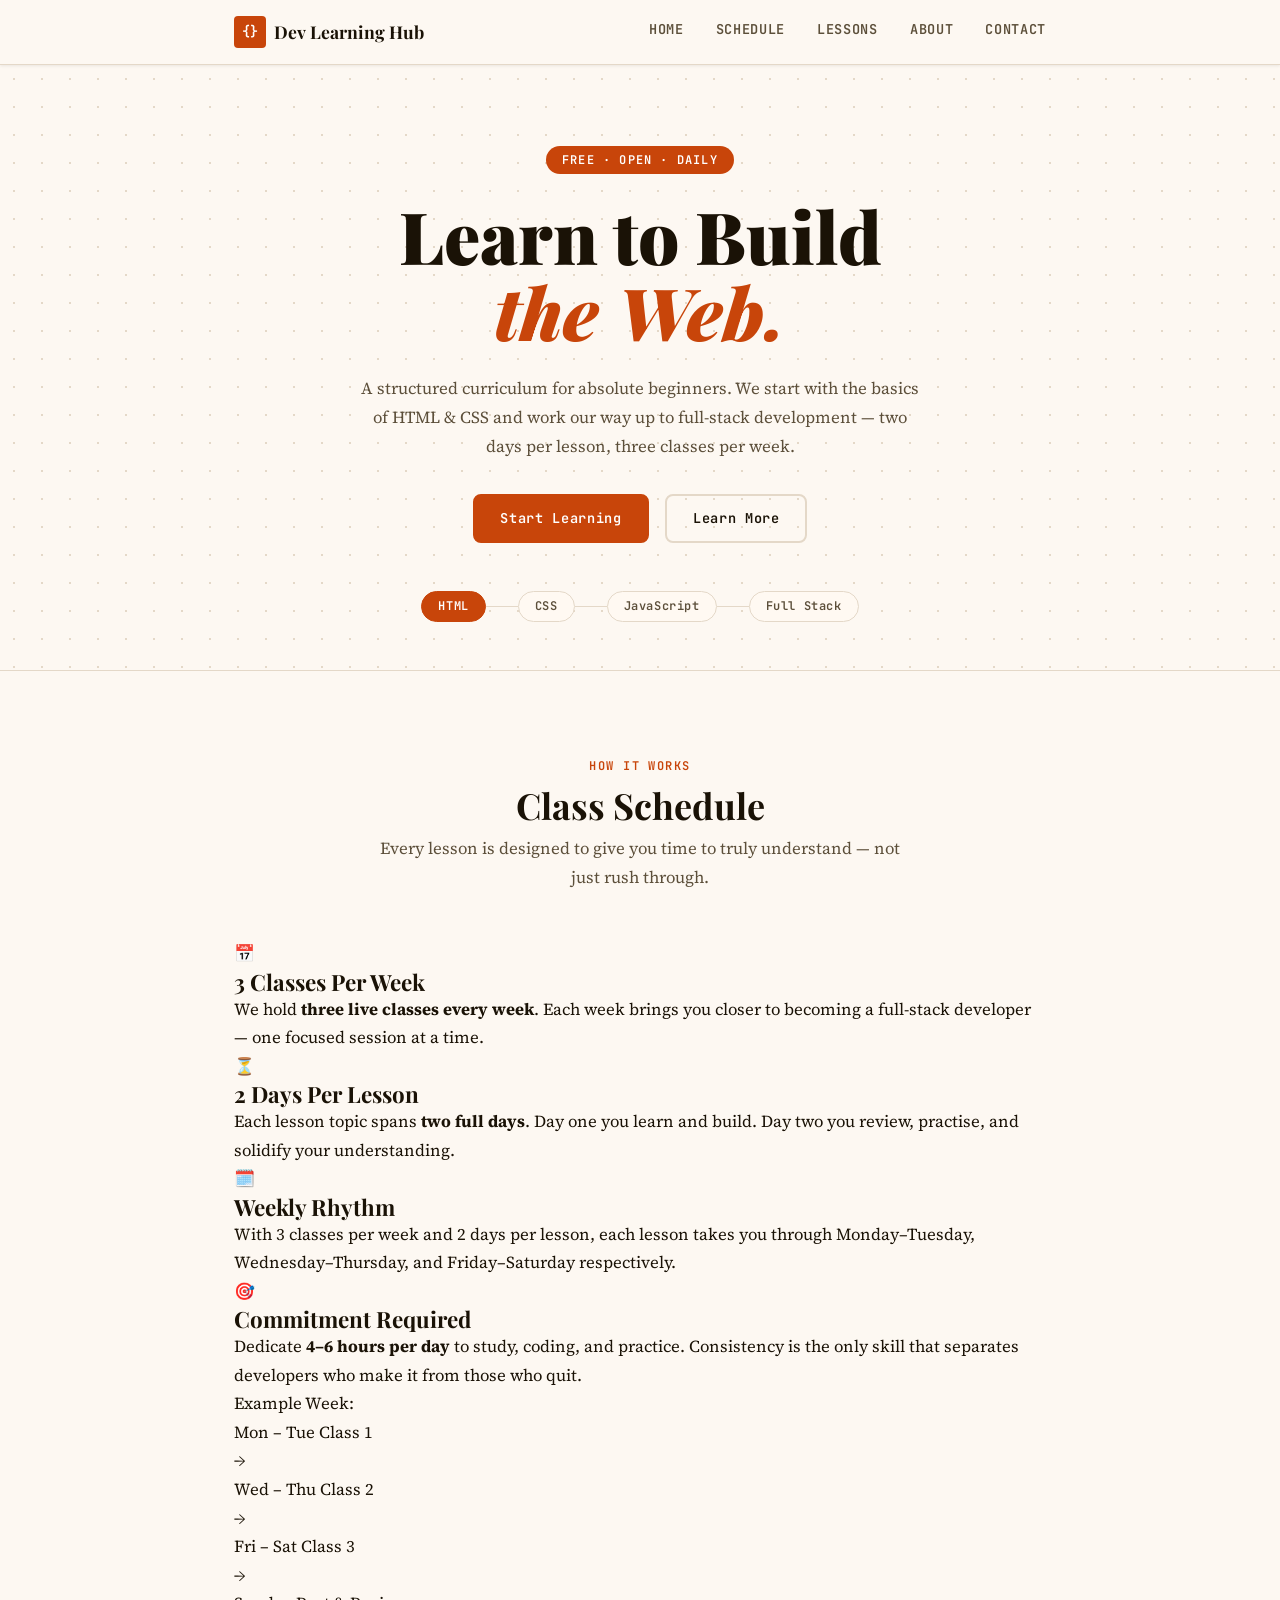
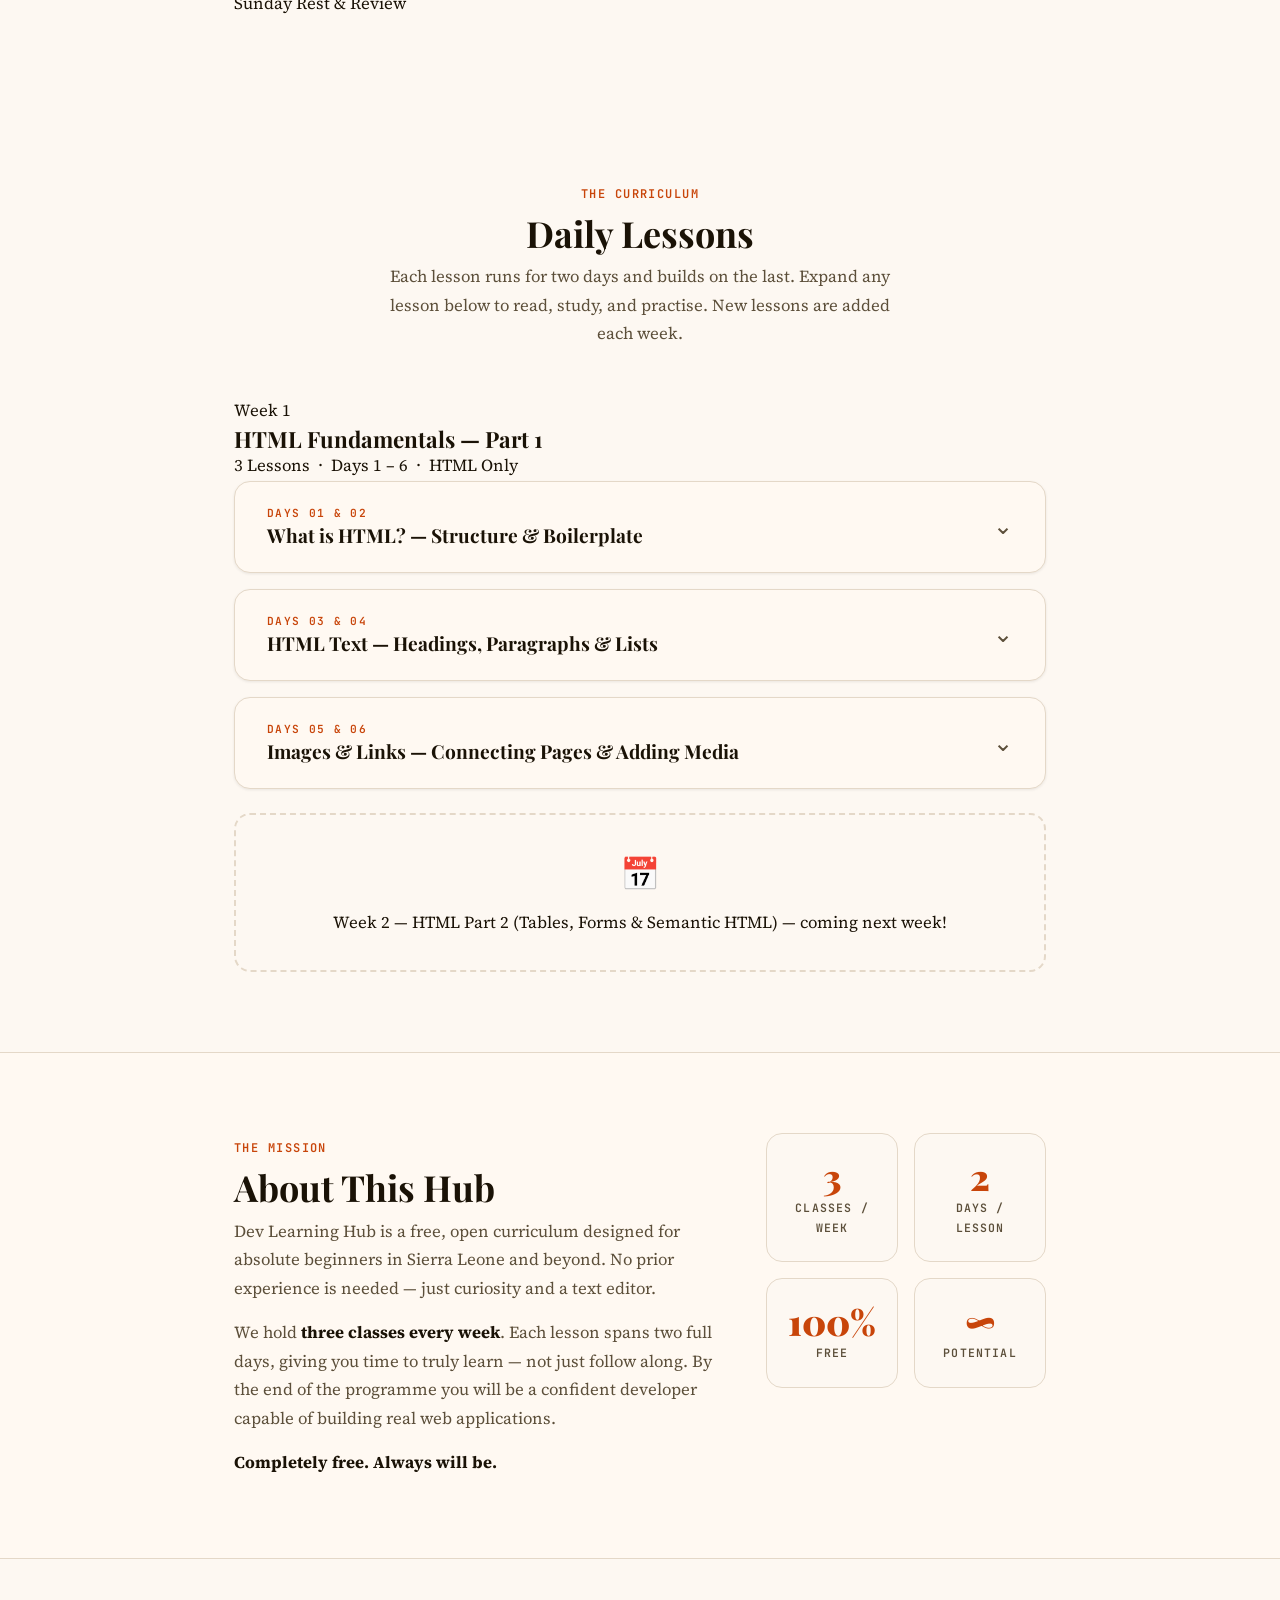
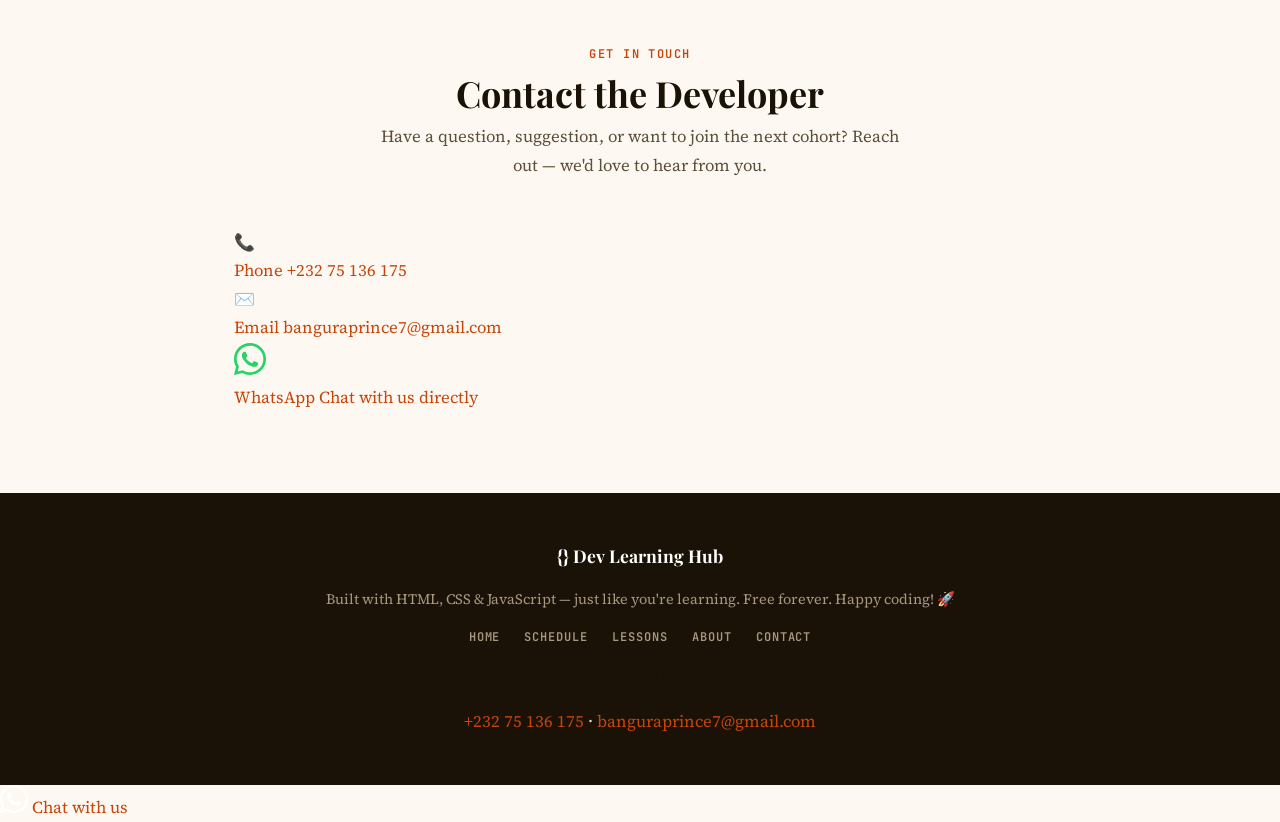
<file: index.html>
<!DOCTYPE html>
<html lang="en">
<head>
  <meta charset="UTF-8" />
  <meta name="viewport" content="width=device-width, initial-scale=1.0" />
  <title>Dev Learning Hub</title>
  <link rel="stylesheet" href="css/style.css" />
  <!-- Google Fonts: Display + Body pairing -->
  <link rel="preconnect" href="https://fonts.googleapis.com" />
  <link rel="preconnect" href="https://fonts.gstatic.com" crossorigin />
  <link href="https://fonts.googleapis.com/css2?family=Playfair+Display:wght@700;900&family=Source+Serif+4:ital,wght@0,300;0,400;0,600;1,300&family=JetBrains+Mono:wght@400;600&display=swap" rel="stylesheet" />
</head>
<body>

  <!-- =============================================
       HEADER
       ============================================= -->
  <header class="site-header">
    <div class="container header-inner">
      <!-- Site branding -->
      <a href="#home" class="site-logo">
        <span class="logo-icon">&#123;&#125;</span>
        <span class="logo-text">Dev Learning Hub</span>
      </a>

      <!-- Desktop navigation -->
      <nav class="nav-desktop" aria-label="Main navigation">
        <a href="#home" class="nav-link">Home</a>
        <a href="#schedule" class="nav-link">Schedule</a>
        <a href="#lessons" class="nav-link">Lessons</a>
        <a href="#about" class="nav-link">About</a>
        <a href="#contact" class="nav-link">Contact</a>
      </nav>

      <!-- Mobile hamburger button -->
      <button
        class="nav-toggle"
        id="navToggle"
        aria-label="Toggle navigation menu"
        aria-expanded="false"
        aria-controls="mobileMenu"
      >
        <span class="hamburger-line"></span>
        <span class="hamburger-line"></span>
        <span class="hamburger-line"></span>
      </button>
    </div>

    <!-- Mobile navigation menu (hidden by default) -->
    <nav class="nav-mobile" id="mobileMenu" aria-label="Mobile navigation" hidden>
      <a href="#home" class="nav-mobile-link">Home</a>
      <a href="#schedule" class="nav-mobile-link">Schedule</a>
      <a href="#lessons" class="nav-mobile-link">Lessons</a>
      <a href="#about" class="nav-mobile-link">About</a>
      <a href="#contact" class="nav-mobile-link">Contact</a>
    </nav>
  </header>


  <!-- =============================================
       HERO / HOME SECTION
       ============================================= -->
  <section class="hero" id="home">
    <div class="container hero-inner">
      <div class="hero-badge">Free · Open · Daily</div>
      <h1 class="hero-title">Learn to Build<br /><em>the Web.</em></h1>
      <p class="hero-subtitle">
        A structured curriculum for absolute beginners. We start with the basics of
        HTML &amp; CSS and work our way up to full-stack development — two days per lesson,
        three classes per week.
      </p>
      <div class="hero-actions">
        <a href="#lessons" class="btn btn-primary">Start Learning</a>
        <a href="#about" class="btn btn-ghost">Learn More</a>
      </div>
      <!-- Decorative progress bar showing course path -->
      <div class="hero-track" aria-hidden="true">
        <div class="track-step active">HTML</div>
        <div class="track-line"></div>
        <div class="track-step">CSS</div>
        <div class="track-line"></div>
        <div class="track-step">JavaScript</div>
        <div class="track-line"></div>
        <div class="track-step">Full Stack</div>
      </div>
    </div>
  </section>


  <!-- =============================================
       CLASS SCHEDULE NOTICE SECTION
       ============================================= -->
  <section class="schedule-section" id="schedule">
    <div class="container">
      <div class="section-header">
        <span class="section-label">How It Works</span>
        <h2 class="section-title">Class Schedule</h2>
        <p class="section-desc">
          Every lesson is designed to give you time to truly understand — not just rush through.
        </p>
      </div>

      <div class="schedule-grid">

        <div class="schedule-card">
          <div class="schedule-icon">📅</div>
          <h3 class="schedule-card-title">3 Classes Per Week</h3>
          <p class="schedule-card-desc">
            We hold <strong>three live classes every week</strong>. Each week brings you
            closer to becoming a full-stack developer — one focused session at a time.
          </p>
        </div>

        <div class="schedule-card">
          <div class="schedule-icon">⏳</div>
          <h3 class="schedule-card-title">2 Days Per Lesson</h3>
          <p class="schedule-card-desc">
            Each lesson topic spans <strong>two full days</strong>. Day one you learn and
            build. Day two you review, practise, and solidify your understanding.
          </p>
        </div>

        <div class="schedule-card">
          <div class="schedule-icon">🗓️</div>
          <h3 class="schedule-card-title">Weekly Rhythm</h3>
          <p class="schedule-card-desc">
            With 3 classes per week and 2 days per lesson, each lesson takes you through
            Monday–Tuesday, Wednesday–Thursday, and Friday–Saturday respectively.
          </p>
        </div>

        <div class="schedule-card highlight-card">
          <div class="schedule-icon">🎯</div>
          <h3 class="schedule-card-title">Commitment Required</h3>
          <p class="schedule-card-desc">
            Dedicate <strong>4–6 hours per day</strong> to study, coding, and practice.
            Consistency is the only skill that separates developers who make it from those
            who quit.
          </p>
        </div>

      </div>

      <!-- Weekly visual timeline -->
      <div class="week-timeline" aria-label="Example weekly class breakdown">
        <div class="timeline-label">Example Week:</div>
        <div class="timeline-row">
          <div class="timeline-slot active">
            <span class="slot-days">Mon – Tue</span>
            <span class="slot-lesson">Class 1</span>
          </div>
          <div class="timeline-divider">→</div>
          <div class="timeline-slot active">
            <span class="slot-days">Wed – Thu</span>
            <span class="slot-lesson">Class 2</span>
          </div>
          <div class="timeline-divider">→</div>
          <div class="timeline-slot active">
            <span class="slot-days">Fri – Sat</span>
            <span class="slot-lesson">Class 3</span>
          </div>
          <div class="timeline-divider">→</div>
          <div class="timeline-slot rest">
            <span class="slot-days">Sunday</span>
            <span class="slot-lesson">Rest &amp; Review</span>
          </div>
        </div>
      </div>

    </div>
  </section>


  <!-- =============================================
       LESSONS SECTION
       ============================================= -->
  <section class="lessons-section" id="lessons">
    <div class="container">

      <!-- Section heading -->
      <div class="section-header">
        <span class="section-label">The Curriculum</span>
        <h2 class="section-title">Daily Lessons</h2>
        <p class="section-desc">
          Each lesson runs for two days and builds on the last. Expand any lesson below
          to read, study, and practise. New lessons are added each week.
        </p>
      </div>


      <!-- ==========================================
           HOW TO ADD A NEW LESSON
           ============================================
           1. Copy any <article class="lesson-card"> block.
           2. Change the id, aria-controls, and body id to the next day number.
           3. Update day numbers, lesson title, and content inside.
           4. The CSS handles all styling automatically.
           =========================================== -->


      <!-- ══════════════════════════════════════════
           WEEK 1 — HTML Fundamentals (Part 1)
           3 lessons · Days 1–6
           Topic: Structure, Text & Lists, Images & Links
           ══════════════════════════════════════════ -->
      <div class="week-block" id="week1">
        <div class="week-header">
          <span class="week-badge">Week 1</span>
          <h3 class="week-title">HTML Fundamentals — Part 1</h3>
          <p class="week-meta">3 Lessons &nbsp;·&nbsp; Days 1 – 6 &nbsp;·&nbsp; HTML Only</p>
        </div>


        <!-- ── LESSON 1 — Days 1 & 2 ─────────────────── -->
        <article class="lesson-card" id="day1">
          <button class="lesson-toggle" aria-expanded="false" aria-controls="day1-body">
            <div class="lesson-meta">
              <span class="lesson-day">Days 01 &amp; 02</span>
              <h3 class="lesson-title">What is HTML? — Structure &amp; Boilerplate</h3>
            </div>
            <span class="lesson-chevron" aria-hidden="true">&#8964;</span>
          </button>

          <div class="lesson-body" id="day1-body" hidden>

            <div class="lesson-block objective-block">
              <h4 class="block-label">🎯 Objective</h4>
              <p>
                Understand what HTML is, why it exists, and how to write a proper
                HTML document from scratch using the correct boilerplate structure.
              </p>
              <p class="day-split-note">
                <strong>Day 1:</strong> Learn the concepts. Write and run the boilerplate in your browser.
                &nbsp;|&nbsp;
                <strong>Day 2:</strong> Practise independently. Build your own bare-bones webpage skeleton.
              </p>
            </div>

            <div class="lesson-block">
              <h4 class="block-label">📖 Explanation</h4>
              <p>
                <strong>HTML</strong> stands for <em>HyperText Markup Language</em>.
                It is the standard language used to create and structure content on
                the web. Think of HTML as the <strong>skeleton</strong> of a web page —
                it gives everything its shape and meaning, but no colour or style yet.
                That comes later with CSS.
              </p>
              <p>
                HTML is made up of <strong>elements</strong>. Each element is written
                using <strong>tags</strong>. Most tags come in pairs: an opening tag
                <code>&lt;tag&gt;</code> and a closing tag <code>&lt;/tag&gt;</code>,
                with content in between. Some tags are self-closing, like
                <code>&lt;br /&gt;</code> and <code>&lt;img /&gt;</code>.
              </p>
              <p>
                Every HTML document must start with a specific boilerplate — a standard
                set of lines that tells the browser what kind of document it is reading
                and how to display it. You will type this boilerplate in every project
                you ever build.
              </p>
              <p>
                The four key parts of the boilerplate are:
              </p>
              <ol class="task-list">
                <li><code>&lt;!DOCTYPE html&gt;</code> — tells the browser this is a modern HTML5 document.</li>
                <li><code>&lt;html&gt;</code> — the root element that wraps everything.</li>
                <li><code>&lt;head&gt;</code> — contains invisible information about the page (title, character set, linked files).</li>
                <li><code>&lt;body&gt;</code> — contains everything the user actually <em>sees</em> on the page.</li>
              </ol>
            </div>

            <div class="lesson-block">
              <h4 class="block-label">💻 Code Example</h4>
              <pre class="code-block"><code><span class="c-tag">&lt;!DOCTYPE html&gt;</span>
<span class="c-tag">&lt;html</span> <span class="c-attr">lang</span>=<span class="c-str">"en"</span><span class="c-tag">&gt;</span>

  <span class="c-tag">&lt;head&gt;</span>
    <span class="c-tag">&lt;meta</span> <span class="c-attr">charset</span>=<span class="c-str">"UTF-8"</span> <span class="c-tag">/&gt;</span>
    <span class="c-tag">&lt;meta</span> <span class="c-attr">name</span>=<span class="c-str">"viewport"</span> <span class="c-attr">content</span>=<span class="c-str">"width=device-width, initial-scale=1.0"</span> <span class="c-tag">/&gt;</span>
    <span class="c-tag">&lt;title&gt;</span>My First Page<span class="c-tag">&lt;/title&gt;</span>
  <span class="c-tag">&lt;/head&gt;</span>

  <span class="c-tag">&lt;body&gt;</span>
    <span class="c-tag">&lt;h1&gt;</span>Hello, World!<span class="c-tag">&lt;/h1&gt;</span>
    <span class="c-tag">&lt;p&gt;</span>This is my very first web page.<span class="c-tag">&lt;/p&gt;</span>
  <span class="c-tag">&lt;/body&gt;</span>

<span class="c-tag">&lt;/html&gt;</span></code></pre>
              <p class="code-caption">
                Save this as <code>index.html</code>, open it in Chrome or Firefox, and
                you will see "Hello, World!" displayed as a large heading. Every project
                from now on starts with this exact structure.
              </p>
            </div>

            <div class="lesson-block task-block">
              <h4 class="block-label">✏️ Practice Task — Day 1</h4>
              <ol class="task-list">
                <li>Open VS Code. Create a new folder called <code>week1</code> on your desktop.</li>
                <li>Inside it, create a file called <code>index.html</code>.</li>
                <li>Type (never copy-paste!) the full boilerplate above from memory.</li>
                <li>Change the <code>&lt;title&gt;</code> text to your own name.</li>
                <li>Change the <code>&lt;h1&gt;</code> to say your name and a greeting.</li>
                <li>Add a <code>&lt;p&gt;</code> below it with one sentence describing yourself.</li>
                <li>Open the file in your browser — you just built a web page. 🎉</li>
              </ol>
            </div>

            <div class="lesson-block task-block">
              <h4 class="block-label">✏️ Practice Task — Day 2</h4>
              <ol class="task-list">
                <li>Close your editor and delete what you wrote.</li>
                <li>Re-type the boilerplate from memory — no peeking at notes.</li>
                <li>Add an <code>&lt;h1&gt;</code>, an <code>&lt;h2&gt;</code>, and three <code>&lt;p&gt;</code> tags with any content you like.</li>
                <li>Open it in the browser and check that it looks correct.</li>
                <li>Repeat until you can write the boilerplate without any help. This is muscle memory you will use forever.</li>
              </ol>
            </div>

          </div><!-- /.lesson-body -->
        </article>
        <!-- ── End Lesson 1 ──────────────────────────── -->


        <!-- ── LESSON 2 — Days 3 & 4 ─────────────────── -->
        <article class="lesson-card" id="day3">
          <button class="lesson-toggle" aria-expanded="false" aria-controls="day3-body">
            <div class="lesson-meta">
              <span class="lesson-day">Days 03 &amp; 04</span>
              <h3 class="lesson-title">HTML Text — Headings, Paragraphs &amp; Lists</h3>
            </div>
            <span class="lesson-chevron" aria-hidden="true">&#8964;</span>
          </button>

          <div class="lesson-body" id="day3-body" hidden>

            <div class="lesson-block objective-block">
              <h4 class="block-label">🎯 Objective</h4>
              <p>
                Learn how to format text using heading tags (h1–h6), paragraphs, bold,
                italic, and how to build both ordered and unordered lists.
              </p>
              <p class="day-split-note">
                <strong>Day 3:</strong> Study each tag and type every example in your editor.
                &nbsp;|&nbsp;
                <strong>Day 4:</strong> Build an "About Me" page using only what you learned today — no looking at the lesson.
              </p>
            </div>

            <div class="lesson-block">
              <h4 class="block-label">📖 Explanation</h4>
              <p>
                HTML gives you <strong>six heading levels</strong>: <code>&lt;h1&gt;</code>
                is the biggest and most important. <code>&lt;h6&gt;</code> is the smallest.
                Use only one <code>&lt;h1&gt;</code> per page — it tells the browser (and
                search engines) what the page is mainly about.
              </p>
              <p>
                For normal body text, use the <code>&lt;p&gt;</code> (paragraph) tag.
                Each <code>&lt;p&gt;</code> automatically adds space above and below it.
              </p>
              <p>
                To add emphasis inside text, use <code>&lt;strong&gt;</code> for
                <strong>bold/important</strong> content and <code>&lt;em&gt;</code>
                for <em>italic/emphasis</em>. These are <em>semantic</em> tags —
                they carry meaning, not just visual style.
              </p>
              <p>
                Lists come in two types. An <strong>unordered list</strong>
                <code>&lt;ul&gt;</code> creates bullet points. An
                <strong>ordered list</strong> <code>&lt;ol&gt;</code> creates numbered
                steps. Each item in both types uses the <code>&lt;li&gt;</code> tag.
              </p>
            </div>

            <div class="lesson-block">
              <h4 class="block-label">💻 Code Example</h4>
              <pre class="code-block"><code><span class="c-tag">&lt;body&gt;</span>

  <span class="c-comment">&lt;!-- Headings: h1 is the biggest, h6 the smallest --&gt;</span>
  <span class="c-tag">&lt;h1&gt;</span>My Name Is Edison<span class="c-tag">&lt;/h1&gt;</span>
  <span class="c-tag">&lt;h2&gt;</span>About Me<span class="c-tag">&lt;/h2&gt;</span>
  <span class="c-tag">&lt;h3&gt;</span>My Hobbies<span class="c-tag">&lt;/h3&gt;</span>

  <span class="c-comment">&lt;!-- Paragraph with emphasis --&gt;</span>
  <span class="c-tag">&lt;p&gt;</span>
    I am learning <span class="c-tag">&lt;strong&gt;</span>HTML<span class="c-tag">&lt;/strong&gt;</span> and I find it
    <span class="c-tag">&lt;em&gt;</span>very exciting<span class="c-tag">&lt;/em&gt;</span>.
  <span class="c-tag">&lt;/p&gt;</span>

  <span class="c-comment">&lt;!-- Unordered list = bullet points --&gt;</span>
  <span class="c-tag">&lt;h3&gt;</span>My Favourite Foods<span class="c-tag">&lt;/h3&gt;</span>
  <span class="c-tag">&lt;ul&gt;</span>
    <span class="c-tag">&lt;li&gt;</span>Rice and Cassava Leaf<span class="c-tag">&lt;/li&gt;</span>
    <span class="c-tag">&lt;li&gt;</span>Bread<span class="c-tag">&lt;/li&gt;</span>
    <span class="c-tag">&lt;li&gt;</span>Groundnut Soup<span class="c-tag">&lt;/li&gt;</span>
  <span class="c-tag">&lt;/ul&gt;</span>

  <span class="c-comment">&lt;!-- Ordered list = numbered steps --&gt;</span>
  <span class="c-tag">&lt;h3&gt;</span>How I Start My Day<span class="c-tag">&lt;/h3&gt;</span>
  <span class="c-tag">&lt;ol&gt;</span>
    <span class="c-tag">&lt;li&gt;</span>Wake up at 6am<span class="c-tag">&lt;/li&gt;</span>
    <span class="c-tag">&lt;li&gt;</span>Exercise for 20 minutes<span class="c-tag">&lt;/li&gt;</span>
    <span class="c-tag">&lt;li&gt;</span>Open VS Code and code<span class="c-tag">&lt;/li&gt;</span>
  <span class="c-tag">&lt;/ol&gt;</span>

<span class="c-tag">&lt;/body&gt;</span></code></pre>
            </div>

            <div class="lesson-block task-block">
              <h4 class="block-label">✏️ Practice Task — Day 3</h4>
              <ol class="task-list">
                <li>Open your <code>index.html</code> from Days 1–2.</li>
                <li>Add an <code>&lt;h2&gt;</code> that says "My Favourite Foods".</li>
                <li>Below it, create a <code>&lt;ul&gt;</code> with at least 4 food items.</li>
                <li>Add an <code>&lt;h2&gt;</code> that says "My Daily Routine".</li>
                <li>Create an <code>&lt;ol&gt;</code> with at least 5 numbered steps.</li>
                <li>Use <code>&lt;strong&gt;</code> to bold at least one important word in a paragraph.</li>
                <li>Use <code>&lt;em&gt;</code> to italicise at least one word.</li>
              </ol>
            </div>

            <div class="lesson-block task-block">
              <h4 class="block-label">✏️ Practice Task — Day 4</h4>
              <ol class="task-list">
                <li>Create a brand new file: <code>about.html</code>.</li>
                <li>Write the full boilerplate from memory.</li>
                <li>Build a complete "About Me" page with: your name as <code>&lt;h1&gt;</code>, at least 3 sections with <code>&lt;h2&gt;</code> headings, at least 2 paragraphs, one unordered list, and one ordered list.</li>
                <li>Use <code>&lt;strong&gt;</code> and <code>&lt;em&gt;</code> at least once each.</li>
                <li>Open in browser and make sure everything displays correctly.</li>
              </ol>
            </div>

          </div><!-- /.lesson-body -->
        </article>
        <!-- ── End Lesson 2 ──────────────────────────── -->


        <!-- ── LESSON 3 — Days 5 & 6 ─────────────────── -->
        <article class="lesson-card" id="day5">
          <button class="lesson-toggle" aria-expanded="false" aria-controls="day5-body">
            <div class="lesson-meta">
              <span class="lesson-day">Days 05 &amp; 06</span>
              <h3 class="lesson-title">Images &amp; Links — Connecting Pages &amp; Adding Media</h3>
            </div>
            <span class="lesson-chevron" aria-hidden="true">&#8964;</span>
          </button>

          <div class="lesson-body" id="day5-body" hidden>

            <div class="lesson-block objective-block">
              <h4 class="block-label">🎯 Objective</h4>
              <p>
                Learn how to add images to a webpage using <code>&lt;img&gt;</code> and
                how to create clickable links using <code>&lt;a&gt;</code> — both to
                other websites and between your own pages.
              </p>
              <p class="day-split-note">
                <strong>Day 5:</strong> Study the img and anchor tags. Add images and links to your existing pages.
                &nbsp;|&nbsp;
                <strong>Day 6:</strong> Build a hobby page with images and links. Connect it to your About page.
              </p>
            </div>

            <div class="lesson-block">
              <h4 class="block-label">📖 Explanation</h4>
              <p>
                The <code>&lt;img&gt;</code> tag is used to display an image. It is a
                <strong>self-closing tag</strong> — it has no closing tag. It requires
                two important <strong>attributes</strong>:
              </p>
              <ol class="task-list">
                <li><code>src</code> — the path to the image file (can be a local file or a web URL).</li>
                <li><code>alt</code> — a text description of the image for screen readers and when the image fails to load. Always include this.</li>
              </ol>
              <p>
                The <code>&lt;a&gt;</code> tag creates a <strong>hyperlink</strong>. The
                text between the tags is what users click. The <code>href</code> attribute
                tells the browser where to go. It can point to another website (absolute URL)
                or another page in your own project (relative path like
                <code>about.html</code>).
              </p>
              <p>
                To open a link in a new browser tab, add the attribute
                <code>target="_blank"</code>. Always pair it with
                <code>rel="noopener"</code> for security.
              </p>
            </div>

            <div class="lesson-block">
              <h4 class="block-label">💻 Code Example</h4>
              <pre class="code-block"><code><span class="c-tag">&lt;body&gt;</span>

  <span class="c-tag">&lt;h1&gt;</span>My Hobbies<span class="c-tag">&lt;/h1&gt;</span>

  <span class="c-comment">&lt;!-- Image from the web (absolute URL) --&gt;</span>
  <span class="c-tag">&lt;img</span>
    <span class="c-attr">src</span>=<span class="c-str">"https://upload.wikimedia.org/wikipedia/commons/thumb/6/6d/Good_Food_Display_-_NCI_Visuals_Online.jpg/640px-Good_Food_Display_-_NCI_Visuals_Online.jpg"</span>
    <span class="c-attr">alt</span>=<span class="c-str">"A display of healthy foods"</span>
    <span class="c-attr">width</span>=<span class="c-str">"400"</span>
  <span class="c-tag">/&gt;</span>

  <span class="c-comment">&lt;!-- Image from a local file (relative path) --&gt;</span>
  <span class="c-tag">&lt;img</span> <span class="c-attr">src</span>=<span class="c-str">"images/my-photo.jpg"</span> <span class="c-attr">alt</span>=<span class="c-str">"A photo of me"</span> <span class="c-tag">/&gt;</span>

  <span class="c-comment">&lt;!-- Link to another website (opens in new tab) --&gt;</span>
  <span class="c-tag">&lt;a</span> <span class="c-attr">href</span>=<span class="c-str">"https://www.google.com"</span> <span class="c-attr">target</span>=<span class="c-str">"_blank"</span> <span class="c-attr">rel</span>=<span class="c-str">"noopener"</span><span class="c-tag">&gt;</span>
    Visit Google
  <span class="c-tag">&lt;/a&gt;</span>

  <span class="c-comment">&lt;!-- Link to another page in your own project --&gt;</span>
  <span class="c-tag">&lt;a</span> <span class="c-attr">href</span>=<span class="c-str">"about.html"</span><span class="c-tag">&gt;</span>Go to my About page<span class="c-tag">&lt;/a&gt;</span>

  <span class="c-comment">&lt;!-- Link that jumps to a section on the same page --&gt;</span>
  <span class="c-tag">&lt;a</span> <span class="c-attr">href</span>=<span class="c-str">"#hobbies"</span><span class="c-tag">&gt;</span>Jump to Hobbies section<span class="c-tag">&lt;/a&gt;</span>

  <span class="c-comment">&lt;!-- The section being jumped to must have a matching id --&gt;</span>
  <span class="c-tag">&lt;h2</span> <span class="c-attr">id</span>=<span class="c-str">"hobbies"</span><span class="c-tag">&gt;</span>My Hobbies<span class="c-tag">&lt;/h2&gt;</span>

<span class="c-tag">&lt;/body&gt;</span></code></pre>
            </div>

            <div class="lesson-block task-block">
              <h4 class="block-label">✏️ Practice Task — Day 5</h4>
              <ol class="task-list">
                <li>Open your <code>about.html</code> from Day 4.</li>
                <li>Add at least 2 images using web URLs (search Google Images, right-click → Copy image address).</li>
                <li>Make sure every image has a descriptive <code>alt</code> attribute.</li>
                <li>Add a link to your favourite website, opening in a new tab.</li>
                <li>Add a link at the top of the page that jumps down to a section further below using an <code>id</code>.</li>
              </ol>
            </div>

            <div class="lesson-block task-block">
              <h4 class="block-label">✏️ Practice Task — Day 6 (Mini Project)</h4>
              <ol class="task-list">
                <li>Create a new file: <code>hobbies.html</code>.</li>
                <li>Write the boilerplate from memory.</li>
                <li>Build a Hobbies page with: a <code>&lt;h1&gt;</code> title, at least 3 hobbies each with an <code>&lt;h2&gt;</code>, a paragraph, and an image.</li>
                <li>At the bottom of <code>hobbies.html</code>, add a link back to <code>about.html</code>.</li>
                <li>On <code>about.html</code>, add a link to <code>hobbies.html</code>.</li>
                <li>You now have two connected pages — a mini website! Test both links in your browser.</li>
              </ol>
            </div>

          </div><!-- /.lesson-body -->
        </article>
        <!-- ── End Lesson 3 ──────────────────────────── -->

      </div><!-- /.week-block #week1 -->


      <!-- ══════════════════════════════════════════
           WEEK 2 — HTML Fundamentals (Part 2)
           3 lessons · Days 7–12
           Topic: Tables, Forms, Semantic HTML & Week Project
           (UNCOMMENT WHEN WEEK 2 BEGINS)
           ══════════════════════════════════════════

      <div class="week-block" id="week2">
        <div class="week-header">
          <span class="week-badge">Week 2</span>
          <h3 class="week-title">HTML Fundamentals — Part 2</h3>
          <p class="week-meta">3 Lessons &nbsp;·&nbsp; Days 7 – 12 &nbsp;·&nbsp; HTML Only</p>
        </div>


        <article class="lesson-card" id="day7">
          <button class="lesson-toggle" aria-expanded="false" aria-controls="day7-body">
            <div class="lesson-meta">
              <span class="lesson-day">Days 07 &amp; 08</span>
              <h3 class="lesson-title">HTML Tables — Displaying Data in Rows &amp; Columns</h3>
            </div>
            <span class="lesson-chevron" aria-hidden="true">&#8964;</span>
          </button>
          <div class="lesson-body" id="day7-body" hidden>
            <div class="lesson-block objective-block">
              <h4 class="block-label">🎯 Objective</h4>
              <p>Learn to build HTML tables using table, tr, th, and td. Understand when tables are appropriate (data, not layout).</p>
              <p class="day-split-note">
                <strong>Day 7:</strong> Study table structure. Build a simple 3-column table.
                &nbsp;|&nbsp;
                <strong>Day 8:</strong> Build a "Class Timetable" table from scratch — no help.
              </p>
            </div>
            <div class="lesson-block">
              <h4 class="block-label">📖 Explanation</h4>
              <p>Replace this with the full table lesson explanation.</p>
            </div>
            <div class="lesson-block">
              <h4 class="block-label">💻 Code Example</h4>
              <pre class="code-block"><code>Replace with table code example.</code></pre>
            </div>
            <div class="lesson-block task-block">
              <h4 class="block-label">✏️ Practice Task — Day 7</h4>
              <ol class="task-list">
                <li>Add task content here...</li>
              </ol>
            </div>
            <div class="lesson-block task-block">
              <h4 class="block-label">✏️ Practice Task — Day 8</h4>
              <ol class="task-list">
                <li>Add task content here...</li>
              </ol>
            </div>
          </div>
        </article>


        <article class="lesson-card" id="day9">
          <button class="lesson-toggle" aria-expanded="false" aria-controls="day9-body">
            <div class="lesson-meta">
              <span class="lesson-day">Days 09 &amp; 10</span>
              <h3 class="lesson-title">HTML Forms — Input, Labels &amp; Buttons</h3>
            </div>
            <span class="lesson-chevron" aria-hidden="true">&#8964;</span>
          </button>
          <div class="lesson-body" id="day9-body" hidden>
            <div class="lesson-block objective-block">
              <h4 class="block-label">🎯 Objective</h4>
              <p>Build a contact form using form, input, textarea, select, label, and button. Understand form attributes.</p>
              <p class="day-split-note">
                <strong>Day 9:</strong> Learn each form element. Build a basic contact form.
                &nbsp;|&nbsp;
                <strong>Day 10:</strong> Build a registration form from scratch — no backend yet.
              </p>
            </div>
            <div class="lesson-block task-block">
              <h4 class="block-label">✏️ Practice Task — Day 9</h4>
              <ol class="task-list">
                <li>Add task content here...</li>
              </ol>
            </div>
            <div class="lesson-block task-block">
              <h4 class="block-label">✏️ Practice Task — Day 10</h4>
              <ol class="task-list">
                <li>Add task content here...</li>
              </ol>
            </div>
          </div>
        </article>


        <article class="lesson-card" id="day11">
          <button class="lesson-toggle" aria-expanded="false" aria-controls="day11-body">
            <div class="lesson-meta">
              <span class="lesson-day">Days 11 &amp; 12</span>
              <h3 class="lesson-title">Semantic HTML &amp; Week 2 Project — Personal Profile Page</h3>
            </div>
            <span class="lesson-chevron" aria-hidden="true">&#8964;</span>
          </button>
          <div class="lesson-body" id="day11-body" hidden>
            <div class="lesson-block objective-block">
              <h4 class="block-label">🎯 Objective</h4>
              <p>Learn semantic HTML tags: header, nav, main, section, article, aside, footer. Then build your full Personal Profile Page project.</p>
              <p class="day-split-note">
                <strong>Day 11:</strong> Learn semantic tags and restructure your existing pages.
                &nbsp;|&nbsp;
                <strong>Day 12:</strong> Build your Week 2 Project — a complete multi-section personal profile page in pure HTML.
              </p>
            </div>
            <div class="lesson-block task-block">
              <h4 class="block-label">✏️ Practice Task — Day 11</h4>
              <ol class="task-list">
                <li>Add task content here...</li>
              </ol>
            </div>
            <div class="lesson-block task-block">
              <h4 class="block-label">✏️ Week 2 Project — Day 12</h4>
              <ol class="task-list">
                <li>Build a full personal profile page using only HTML.</li>
                <li>Must include: header with nav, main section with About / Skills / Hobbies / Contact, footer.</li>
                <li>Use only semantic tags — no divs yet.</li>
                <li>Include a working contact form and at least 3 images.</li>
                <li>Push to GitHub as your first real repo.</li>
              </ol>
            </div>
          </div>
        </article>


      </div>

      --><!-- END WEEK 2 — uncomment when ready -->


      <!-- ══════════════════════════════════════════
           WEEK 3 — CSS Styling & Responsive Design
           (UNCOMMENT WHEN WEEK 3 BEGINS — after 2 HTML weeks)
           ══════════════════════════════════════════

      <div class="week-block" id="week3">
        <div class="week-header">
          <span class="week-badge">Week 3</span>
          <h3 class="week-title">CSS Styling &amp; Responsive Design</h3>
          <p class="week-meta">3 Lessons &nbsp;·&nbsp; Days 13 – 18 &nbsp;·&nbsp; Phase 1: Beginner</p>
        </div>

        <article class="lesson-card" id="day13">
          <button class="lesson-toggle" aria-expanded="false" aria-controls="day13-body">
            <div class="lesson-meta">
              <span class="lesson-day">Days 13 &amp; 14</span>
              <h3 class="lesson-title">CSS Basics — Selectors, Colours &amp; Fonts</h3>
            </div>
            <span class="lesson-chevron" aria-hidden="true">&#8964;</span>
          </button>
          <div class="lesson-body" id="day13-body" hidden>
            <div class="lesson-block objective-block">
              <h4 class="block-label">🎯 Objective</h4>
              <p>Understand what CSS is. Write CSS selectors, apply colours and font properties. Style your Week 1 & 2 HTML pages.</p>
              <p class="day-split-note">
                <strong>Day 13:</strong> Learn CSS syntax, selectors, and link a stylesheet.
                &nbsp;|&nbsp;
                <strong>Day 14:</strong> Style your personal profile page with colours and fonts.
              </p>
            </div>
            <div class="lesson-block task-block">
              <h4 class="block-label">✏️ Practice Task</h4>
              <ol class="task-list">
                <li>Add content here when CSS week begins...</li>
              </ol>
            </div>
          </div>
        </article>

        <article class="lesson-card" id="day15">
          <button class="lesson-toggle" aria-expanded="false" aria-controls="day15-body">
            <div class="lesson-meta">
              <span class="lesson-day">Days 15 &amp; 16</span>
              <h3 class="lesson-title">Box Model &amp; Flexbox Layout</h3>
            </div>
            <span class="lesson-chevron" aria-hidden="true">&#8964;</span>
          </button>
          <div class="lesson-body" id="day15-body" hidden>
            <div class="lesson-block objective-block">
              <h4 class="block-label">🎯 Objective</h4>
              <p>Master the CSS box model. Use flexbox to create layouts.</p>
              <p class="day-split-note">
                <strong>Day 15:</strong> Learn margin, padding, border, and flexbox.
                &nbsp;|&nbsp;
                <strong>Day 16:</strong> Build a card layout using flexbox.
              </p>
            </div>
            <div class="lesson-block task-block">
              <h4 class="block-label">✏️ Practice Task</h4>
              <ol class="task-list">
                <li>Add content here...</li>
              </ol>
            </div>
          </div>
        </article>

        <article class="lesson-card" id="day17">
          <button class="lesson-toggle" aria-expanded="false" aria-controls="day17-body">
            <div class="lesson-meta">
              <span class="lesson-day">Days 17 &amp; 18</span>
              <h3 class="lesson-title">CSS Grid &amp; Responsive Design</h3>
            </div>
            <span class="lesson-chevron" aria-hidden="true">&#8964;</span>
          </button>
          <div class="lesson-body" id="day17-body" hidden>
            <div class="lesson-block objective-block">
              <h4 class="block-label">🎯 Objective</h4>
              <p>Use CSS Grid and media queries to make pages look great on any screen size.</p>
              <p class="day-split-note">
                <strong>Day 17:</strong> Learn CSS Grid and media queries.
                &nbsp;|&nbsp;
                <strong>Day 18:</strong> Make your portfolio fully responsive.
              </p>
            </div>
            <div class="lesson-block task-block">
              <h4 class="block-label">✏️ Practice Task</h4>
              <ol class="task-list">
                <li>Add content here...</li>
              </ol>
            </div>
          </div>
        </article>

      </div>

      --><!-- END WEEK 3 -->


      <!-- Coming Soon placeholder -->
      <div class="coming-soon">
        <span class="coming-icon">📅</span>
        <p>Week 2 — HTML Part 2 (Tables, Forms &amp; Semantic HTML) — coming next week!</p>
      </div>

    </div><!-- /.container -->
  </section>


  <!-- =============================================
       ABOUT SECTION
       ============================================= -->
  <section class="about-section" id="about">
    <div class="container about-inner">
      <div class="about-text">
        <span class="section-label">The Mission</span>
        <h2 class="section-title">About This Hub</h2>
        <p>
          Dev Learning Hub is a free, open curriculum designed for absolute beginners
          in Sierra Leone and beyond. No prior experience is needed — just curiosity
          and a text editor.
        </p>
        <p>
          We hold <strong>three classes every week</strong>. Each lesson spans two full days,
          giving you time to truly learn — not just follow along. By the end of the programme
          you will be a confident developer capable of building real web applications.
        </p>
        <p>
          <strong>Completely free. Always will be.</strong>
        </p>
      </div>
      <div class="about-stats" aria-label="Course statistics">
        <div class="stat-card">
          <span class="stat-number">3</span>
          <span class="stat-label">Classes / Week</span>
        </div>
        <div class="stat-card">
          <span class="stat-number">2</span>
          <span class="stat-label">Days / Lesson</span>
        </div>
        <div class="stat-card">
          <span class="stat-number">100%</span>
          <span class="stat-label">Free</span>
        </div>
        <div class="stat-card">
          <span class="stat-number">∞</span>
          <span class="stat-label">Potential</span>
        </div>
      </div>
    </div>
  </section>


  <!-- =============================================
       CONTACT / DEVELOPER SECTION
       ============================================= -->
  <section class="contact-section" id="contact">
    <div class="container">
      <div class="section-header">
        <span class="section-label">Get In Touch</span>
        <h2 class="section-title">Contact the Developer</h2>
        <p class="section-desc">
          Have a question, suggestion, or want to join the next cohort?
          Reach out — we'd love to hear from you.
        </p>
      </div>

      <div class="contact-grid">

        <!-- Phone -->
        <a href="tel:+23275136175" class="contact-card">
          <div class="contact-icon">📞</div>
          <div class="contact-info">
            <span class="contact-label">Phone</span>
            <span class="contact-value">+232 75 136 175</span>
          </div>
        </a>

        <!-- Email -->
        <a href="mailto:banguraprince7@gmail.com" class="contact-card">
          <div class="contact-icon">✉️</div>
          <div class="contact-info">
            <span class="contact-label">Email</span>
            <span class="contact-value">banguraprince7@gmail.com</span>
          </div>
        </a>

        <!-- WhatsApp -->
        <a href="https://wa.me/message/PGNAN4IQMPQ4D1" target="_blank" rel="noopener" class="contact-card contact-card--whatsapp">
          <div class="contact-icon">
            <!-- WhatsApp SVG icon -->
            <svg xmlns="http://www.w3.org/2000/svg" viewBox="0 0 32 32" width="32" height="32" fill="#25D366" aria-hidden="true">
              <path d="M16 0C7.163 0 0 7.163 0 16c0 2.833.738 5.49 2.027 7.8L0 32l8.418-2.004A15.94 15.94 0 0 0 16 32c8.837 0 16-7.163 16-16S24.837 0 16 0zm0 29.333a13.27 13.27 0 0 1-6.77-1.853l-.485-.29-5.003 1.192 1.22-4.87-.317-.5A13.27 13.27 0 0 1 2.667 16C2.667 8.636 8.636 2.667 16 2.667S29.333 8.636 29.333 16 23.364 29.333 16 29.333zm7.27-9.815c-.398-.2-2.355-1.163-2.72-1.295-.366-.133-.632-.2-.898.2-.266.398-1.031 1.295-1.264 1.561-.233.266-.465.3-.864.1-.398-.2-1.682-.62-3.203-1.977-1.184-1.056-1.983-2.36-2.215-2.758-.233-.398-.025-.614.175-.812.18-.178.398-.465.598-.698.2-.233.266-.398.398-.664.133-.266.067-.498-.033-.698-.1-.2-.898-2.163-1.23-2.96-.324-.778-.653-.672-.898-.684l-.765-.013c-.266 0-.698.1-1.064.498-.366.398-1.397 1.364-1.397 3.327s1.43 3.858 1.629 4.124c.2.266 2.813 4.295 6.815 6.024.953.412 1.696.658 2.276.842.956.305 1.826.262 2.514.159.767-.114 2.355-.963 2.688-1.893.333-.93.333-1.727.233-1.893-.1-.166-.366-.266-.765-.465z"/>
            </svg>
          </div>
          <div class="contact-info">
            <span class="contact-label">WhatsApp</span>
            <span class="contact-value">Chat with us directly</span>
          </div>
        </a>

      </div>
    </div>
  </section>


  <!-- =============================================
       FOOTER
       ============================================= -->
  <footer class="site-footer">
    <div class="container footer-inner">
      <p class="footer-brand">&#123;&#125; Dev Learning Hub</p>
      <p class="footer-copy">
        Built with HTML, CSS &amp; JavaScript — just like you're learning.
        Free forever. Happy coding! 🚀
      </p>
      <nav class="footer-nav" aria-label="Footer navigation">
        <a href="#home" class="footer-link">Home</a>
        <a href="#schedule" class="footer-link">Schedule</a>
        <a href="#lessons" class="footer-link">Lessons</a>
        <a href="#about" class="footer-link">About</a>
        <a href="#contact" class="footer-link">Contact</a>
      </nav>
      <!-- Developer credit -->
      <div class="footer-dev">
        <p class="footer-dev-text">
          Designed &amp; Developed by
          <strong class="footer-dev-name">Prince Edison</strong>
        </p>
        <div class="footer-dev-links">
          <a href="tel:+23275136175" class="footer-dev-link">+232 75 136 175</a>
          <span class="footer-dot" aria-hidden="true">·</span>
          <a href="mailto:banguraprince7@gmail.com" class="footer-dev-link">banguraprince7@gmail.com</a>
        </div>
      </div>
    </div>
  </footer>


  <!-- =============================================
       WHATSAPP FLOATING BUTTON
       ============================================= -->
  <a
    href="https://wa.me/message/PGNAN4IQMPQ4D1"
    target="_blank"
    rel="noopener"
    class="whatsapp-float"
    aria-label="Chat with us on WhatsApp"
  >
    <svg xmlns="http://www.w3.org/2000/svg" viewBox="0 0 32 32" width="28" height="28" fill="#fff" aria-hidden="true">
      <path d="M16 0C7.163 0 0 7.163 0 16c0 2.833.738 5.49 2.027 7.8L0 32l8.418-2.004A15.94 15.94 0 0 0 16 32c8.837 0 16-7.163 16-16S24.837 0 16 0zm0 29.333a13.27 13.27 0 0 1-6.77-1.853l-.485-.29-5.003 1.192 1.22-4.87-.317-.5A13.27 13.27 0 0 1 2.667 16C2.667 8.636 8.636 2.667 16 2.667S29.333 8.636 29.333 16 23.364 29.333 16 29.333zm7.27-9.815c-.398-.2-2.355-1.163-2.72-1.295-.366-.133-.632-.2-.898.2-.266.398-1.031 1.295-1.264 1.561-.233.266-.465.3-.864.1-.398-.2-1.682-.62-3.203-1.977-1.184-1.056-1.983-2.36-2.215-2.758-.233-.398-.025-.614.175-.812.18-.178.398-.465.598-.698.2-.233.266-.398.398-.664.133-.266.067-.498-.033-.698-.1-.2-.898-2.163-1.23-2.96-.324-.778-.653-.672-.898-.684l-.765-.013c-.266 0-.698.1-1.064.498-.366.398-1.397 1.364-1.397 3.327s1.43 3.858 1.629 4.124c.2.266 2.813 4.295 6.815 6.024.953.412 1.696.658 2.276.842.956.305 1.826.262 2.514.159.767-.114 2.355-.963 2.688-1.893.333-.93.333-1.727.233-1.893-.1-.166-.366-.266-.765-.465z"/>
    </svg>
    <span class="whatsapp-float-label">Chat with us</span>
  </a>


  <!-- External JS file -->
  <script src="js/script.js"></script>
</body>
</html>
</file>
<file: css/style.css>
/* ============================================================
   DEV LEARNING HUB — style.css
   Mobile-first, semantic, beginner-readable CSS.

   TABLE OF CONTENTS
   1.  CSS Custom Properties (variables)
   2.  Reset & Base
   3.  Typography
   4.  Layout Utilities
   5.  Header & Navigation
   6.  Hero Section
   7.  Lessons Section
   8.  Lesson Cards
   9.  Code Blocks
   10. About Section
   11. Footer
   12. Buttons
   13. Tablet Breakpoint  (min-width: 768px)
   14. Desktop Breakpoint (min-width: 1024px)
   15. Animations & Transitions
   ============================================================ */


/* ── 1. CSS Custom Properties ───────────────────────────── */
:root {
  /* Colours */
  --color-bg:          #fdf8f2;   /* warm cream — main background     */
  --color-surface:     #fff9f2;   /* slightly lighter for cards        */
  --color-ink:         #1a1206;   /* near-black for body text          */
  --color-ink-light:   #5c4f3a;   /* muted brown for secondary text    */
  --color-accent:      #c8450a;   /* burnt orange — primary accent     */
  --color-accent-dark: #9e3307;   /* deeper shade for hover states     */
  --color-border:      #e4d8c8;   /* warm beige border                 */
  --color-code-bg:     #1c1410;   /* near-black for code blocks        */
  --color-code-text:   #f0e6d3;   /* warm white for code text          */
  --color-tag:         #e8a87c;   /* HTML tag colour in code           */
  --color-attr:        #a8d8a8;   /* attribute colour                  */
  --color-str:         #ffd580;   /* string value colour               */
  --color-comment:     #7a9e7e;   /* comment colour                    */
  --color-selector:    #89c4e1;   /* CSS selector                      */
  --color-prop:        #d4a5f5;   /* CSS property                      */
  --color-val:         #ffd580;   /* CSS value                         */
  --color-task-bg:     #fff4ea;   /* task block background             */
  --color-obj-bg:      #eaf7ee;   /* objective block background        */

  /* Typography */
  --font-display: 'Playfair Display', Georgia, serif;
  --font-body:    'Source Serif 4', Georgia, serif;
  --font-mono:    'JetBrains Mono', 'Courier New', monospace;

  /* Spacing scale */
  --space-xs:  0.25rem;   /*  4px */
  --space-sm:  0.5rem;    /*  8px */
  --space-md:  1rem;      /* 16px */
  --space-lg:  1.5rem;    /* 24px */
  --space-xl:  2rem;      /* 32px */
  --space-2xl: 3rem;      /* 48px */
  --space-3xl: 5rem;      /* 80px */

  /* Borders */
  --radius-sm: 4px;
  --radius-md: 8px;
  --radius-lg: 16px;

  /* Shadows */
  --shadow-sm: 0 1px 3px rgba(0,0,0,0.08);
  --shadow-md: 0 4px 16px rgba(0,0,0,0.10);
  --shadow-lg: 0 8px 32px rgba(0,0,0,0.12);

  /* Transitions */
  --transition-fast:   150ms ease;
  --transition-normal: 250ms ease;
}


/* ── 2. Reset & Base ────────────────────────────────────── */

/* Box-sizing: include padding & border in element widths */
*,
*::before,
*::after {
  box-sizing: border-box;
  margin: 0;
  padding: 0;
}

html {
  /* Smooth scrolling when clicking anchor links */
  scroll-behavior: smooth;
  /* Base font size for rem calculations */
  font-size: 16px;
}

body {
  background-color: var(--color-bg);
  color: var(--color-ink);
  font-family: var(--font-body);
  font-size: 1rem;
  line-height: 1.7;
  /* Prevent horizontal overflow on mobile */
  overflow-x: hidden;
}

/* Remove default list styling (we add our own) */
ul, ol {
  list-style: none;
  padding: 0;
}

/* Remove underline from links by default */
a {
  color: var(--color-accent);
  text-decoration: none;
  transition: color var(--transition-fast);
}

a:hover {
  color: var(--color-accent-dark);
}

/* Make images responsive by default */
img {
  max-width: 100%;
  height: auto;
  display: block;
}

/* Inline code styling */
code {
  font-family: var(--font-mono);
  font-size: 0.875em;
  background-color: var(--color-border);
  color: var(--color-accent-dark);
  padding: 0.1em 0.35em;
  border-radius: var(--radius-sm);
}


/* ── 3. Typography ──────────────────────────────────────── */

h1, h2, h3, h4 {
  font-family: var(--font-display);
  line-height: 1.2;
  color: var(--color-ink);
}

h1 { font-size: clamp(2rem, 8vw, 3.5rem); }
h2 { font-size: clamp(1.5rem, 5vw, 2.25rem); }
h3 { font-size: clamp(1.1rem, 3vw, 1.4rem); }
h4 { font-size: 1rem; font-family: var(--font-body); }

p {
  margin-bottom: var(--space-md);
  color: var(--color-ink);
}

/* Remove bottom margin from last paragraph in a container */
p:last-child { margin-bottom: 0; }

/* Section label (small caps above headings) */
.section-label {
  display: inline-block;
  font-family: var(--font-mono);
  font-size: 0.75rem;
  font-weight: 600;
  letter-spacing: 0.12em;
  text-transform: uppercase;
  color: var(--color-accent);
  margin-bottom: var(--space-sm);
}


/* ── 4. Layout Utilities ────────────────────────────────── */

/* Max-width wrapper, horizontally centred */
.container {
  width: 100%;
  max-width: 860px;
  margin-inline: auto;
  padding-inline: var(--space-lg);
}

/* Vertical rhythm between major sections */
section {
  padding-block: var(--space-2xl);
}


/* ── 5. Header & Navigation ─────────────────────────────── */

.site-header {
  position: sticky;        /* stays at the top while you scroll */
  top: 0;
  z-index: 100;
  background-color: var(--color-bg);
  border-bottom: 1px solid var(--color-border);
  box-shadow: var(--shadow-sm);
}

/* Inner flex row: logo | nav | hamburger */
.header-inner {
  display: flex;
  align-items: center;
  justify-content: space-between;
  padding-block: var(--space-md);
}

/* Logo */
.site-logo {
  display: flex;
  align-items: center;
  gap: var(--space-sm);
  color: var(--color-ink);
  font-family: var(--font-display);
  font-weight: 700;
  font-size: 1.1rem;
  text-decoration: none;
}

.logo-icon {
  display: inline-flex;
  align-items: center;
  justify-content: center;
  width: 2rem;
  height: 2rem;
  background-color: var(--color-accent);
  color: #fff;
  border-radius: var(--radius-sm);
  font-family: var(--font-mono);
  font-size: 0.85rem;
  font-weight: 600;
}

/* Desktop nav (hidden on mobile, shown on tablet+) */
.nav-desktop {
  display: none;
  gap: var(--space-xl);
}

.nav-link {
  font-family: var(--font-mono);
  font-size: 0.85rem;
  font-weight: 600;
  letter-spacing: 0.05em;
  text-transform: uppercase;
  color: var(--color-ink-light);
  text-decoration: none;
  padding-bottom: 2px;
  border-bottom: 2px solid transparent;
  transition: color var(--transition-fast), border-color var(--transition-fast);
}

.nav-link:hover {
  color: var(--color-accent);
  border-bottom-color: var(--color-accent);
}

/* Hamburger button (mobile only) */
.nav-toggle {
  display: flex;
  flex-direction: column;
  justify-content: center;
  gap: 5px;
  width: 2.25rem;
  height: 2.25rem;
  background: none;
  border: none;
  cursor: pointer;
  padding: var(--space-xs);
  border-radius: var(--radius-sm);
  transition: background-color var(--transition-fast);
}

.nav-toggle:hover {
  background-color: var(--color-border);
}

.hamburger-line {
  display: block;
  width: 100%;
  height: 2px;
  background-color: var(--color-ink);
  border-radius: 2px;
  transition: transform var(--transition-normal), opacity var(--transition-normal);
}

/* Animate hamburger into X when menu is open */
.nav-toggle[aria-expanded="true"] .hamburger-line:nth-child(1) {
  transform: translateY(7px) rotate(45deg);
}
.nav-toggle[aria-expanded="true"] .hamburger-line:nth-child(2) {
  opacity: 0;
}
.nav-toggle[aria-expanded="true"] .hamburger-line:nth-child(3) {
  transform: translateY(-7px) rotate(-45deg);
}

/* Mobile nav menu */
.nav-mobile {
  display: flex;
  flex-direction: column;
  background-color: var(--color-surface);
  border-top: 1px solid var(--color-border);
  padding: var(--space-md) var(--space-lg);
  gap: var(--space-xs);
  /* Animate open */
  animation: slideDown var(--transition-normal) ease;
}

/* The [hidden] attribute hides elements; we override display for animation */
.nav-mobile[hidden] {
  display: none;
}

.nav-mobile-link {
  display: block;
  padding: var(--space-sm) var(--space-md);
  font-family: var(--font-mono);
  font-size: 0.9rem;
  font-weight: 600;
  color: var(--color-ink-light);
  text-transform: uppercase;
  letter-spacing: 0.05em;
  border-radius: var(--radius-sm);
  transition: background-color var(--transition-fast), color var(--transition-fast);
}

.nav-mobile-link:hover {
  background-color: var(--color-border);
  color: var(--color-accent);
}


/* ── 6. Hero Section ────────────────────────────────────── */

.hero {
  padding-block: var(--space-3xl) var(--space-2xl);
  border-bottom: 1px solid var(--color-border);
  /* Subtle dot pattern background */
  background-image: radial-gradient(var(--color-border) 1px, transparent 1px);
  background-size: 28px 28px;
}

.hero-inner {
  text-align: center;
}

/* Small badge above the title */
.hero-badge {
  display: inline-block;
  font-family: var(--font-mono);
  font-size: 0.75rem;
  font-weight: 600;
  letter-spacing: 0.1em;
  text-transform: uppercase;
  background-color: var(--color-accent);
  color: #fff;
  padding: var(--space-xs) var(--space-md);
  border-radius: 999px;
  margin-bottom: var(--space-lg);
}

.hero-title {
  font-size: clamp(2.4rem, 10vw, 4.5rem);
  font-weight: 900;
  line-height: 1.05;
  margin-bottom: var(--space-lg);
  color: var(--color-ink);
}

.hero-title em {
  font-style: italic;
  color: var(--color-accent);
}

.hero-subtitle {
  max-width: 560px;
  margin-inline: auto;
  margin-bottom: var(--space-xl);
  font-size: 1.05rem;
  color: var(--color-ink-light);
  line-height: 1.75;
}

/* Action buttons row */
.hero-actions {
  display: flex;
  flex-wrap: wrap;
  gap: var(--space-md);
  justify-content: center;
  margin-bottom: var(--space-2xl);
}

/* Learning track visualiser */
.hero-track {
  display: flex;
  align-items: center;
  justify-content: center;
  flex-wrap: wrap;
  gap: 0;
  margin-top: var(--space-xl);
}

.track-step {
  font-family: var(--font-mono);
  font-size: 0.75rem;
  font-weight: 600;
  letter-spacing: 0.05em;
  padding: var(--space-xs) var(--space-md);
  border-radius: 999px;
  border: 1px solid var(--color-border);
  background: var(--color-surface);
  color: var(--color-ink-light);
  white-space: nowrap;
}

.track-step.active {
  background-color: var(--color-accent);
  border-color: var(--color-accent);
  color: #fff;
}

.track-line {
  width: 2rem;
  height: 1px;
  background-color: var(--color-border);
  flex-shrink: 0;
}


/* ── 7. Lessons Section ─────────────────────────────────── */

.lessons-section {
  background-color: var(--color-bg);
}

.section-header {
  text-align: center;
  margin-bottom: var(--space-2xl);
}

.section-title {
  margin-bottom: var(--space-sm);
}

.section-desc {
  max-width: 520px;
  margin-inline: auto;
  color: var(--color-ink-light);
}

/* Coming soon card */
.coming-soon {
  text-align: center;
  padding: var(--space-xl);
  border: 2px dashed var(--color-border);
  border-radius: var(--radius-lg);
  margin-top: var(--space-lg);
  color: var(--color-ink-light);
}

.coming-icon {
  display: block;
  font-size: 2rem;
  margin-bottom: var(--space-sm);
}


/* ── 8. Lesson Cards ────────────────────────────────────── */

/* The outer card */
.lesson-card {
  border: 1px solid var(--color-border);
  border-radius: var(--radius-lg);
  background-color: var(--color-surface);
  overflow: hidden;
  margin-bottom: var(--space-md);
  box-shadow: var(--shadow-sm);
  transition: box-shadow var(--transition-normal), transform var(--transition-normal);
}

.lesson-card:hover {
  box-shadow: var(--shadow-md);
  transform: translateY(-2px);
}

/* The clickable toggle button at the top of each card */
.lesson-toggle {
  display: flex;
  align-items: center;
  justify-content: space-between;
  width: 100%;
  padding: var(--space-lg);
  background: none;
  border: none;
  cursor: pointer;
  text-align: left;
  gap: var(--space-md);
  border-bottom: 1px solid transparent;
  transition: background-color var(--transition-fast), border-color var(--transition-fast);
}

.lesson-toggle:hover {
  background-color: var(--color-border);
}

/* Highlight the toggle border when expanded */
.lesson-toggle[aria-expanded="true"] {
  border-bottom-color: var(--color-border);
  background-color: var(--color-border);
}

/* Day label + lesson title group */
.lesson-meta {
  display: flex;
  flex-direction: column;
  gap: var(--space-xs);
}

.lesson-day {
  font-family: var(--font-mono);
  font-size: 0.7rem;
  font-weight: 600;
  letter-spacing: 0.12em;
  text-transform: uppercase;
  color: var(--color-accent);
}

.lesson-title {
  font-family: var(--font-display);
  font-size: 1.2rem;
  color: var(--color-ink);
  margin: 0;
}

/* Chevron arrow that rotates when expanded */
.lesson-chevron {
  font-size: 1.5rem;
  color: var(--color-ink-light);
  flex-shrink: 0;
  display: inline-block;
  transition: transform var(--transition-normal);
  line-height: 1;
}

.lesson-toggle[aria-expanded="true"] .lesson-chevron {
  transform: rotate(180deg);
}

/* Lesson body (the expandable content) */
.lesson-body {
  padding: var(--space-lg);
  display: flex;
  flex-direction: column;
  gap: var(--space-lg);
  /* Animate opening */
  animation: fadeIn var(--transition-normal) ease;
}

.lesson-body[hidden] {
  display: none;
}

/* Individual content blocks inside a lesson */
.lesson-block {
  padding: var(--space-lg);
  border-radius: var(--radius-md);
  border: 1px solid var(--color-border);
  background-color: var(--color-bg);
}

/* Objective block — green tint */
.objective-block {
  background-color: var(--color-obj-bg);
  border-color: #b7e4c7;
}

/* Task block — orange tint */
.task-block {
  background-color: var(--color-task-bg);
  border-color: #f4c09e;
}

/* Block label (e.g., "🎯 Objective") */
.block-label {
  font-family: var(--font-body);
  font-weight: 600;
  font-size: 0.9rem;
  text-transform: uppercase;
  letter-spacing: 0.06em;
  color: var(--color-ink-light);
  margin-bottom: var(--space-sm);
}

/* Task ordered list — re-adding list styling */
.task-list {
  list-style: decimal;
  padding-left: var(--space-xl);
  display: flex;
  flex-direction: column;
  gap: var(--space-sm);
}

.task-list li {
  color: var(--color-ink);
  line-height: 1.6;
}

/* Caption below code blocks */
.code-caption {
  font-size: 0.85rem;
  color: var(--color-ink-light);
  margin-top: var(--space-sm);
  margin-bottom: 0;
}


/* ── 9. Code Blocks ─────────────────────────────────────── */

.code-block {
  background-color: var(--color-code-bg);
  color: var(--color-code-text);
  font-family: var(--font-mono);
  font-size: 0.85rem;
  line-height: 1.7;
  padding: var(--space-lg);
  border-radius: var(--radius-md);
  /* Horizontal scroll if code is wider than container */
  overflow-x: auto;
  margin: 0;
  /* Preserve whitespace and indentation */
  white-space: pre;
}

/* Syntax highlight colours (applied as inline <span> classes) */
.c-tag     { color: var(--color-tag); }      /* HTML tags          */
.c-attr    { color: var(--color-attr); }     /* HTML attributes    */
.c-str     { color: var(--color-str); }      /* Attribute values   */
.c-comment { color: var(--color-comment); font-style: italic; }
.c-selector{ color: var(--color-selector); } /* CSS selectors      */
.c-prop    { color: var(--color-prop); }     /* CSS properties     */
.c-val     { color: var(--color-val); }      /* CSS values         */


/* ── 10. About Section ──────────────────────────────────── */

.about-section {
  background-color: var(--color-surface);
  border-top: 1px solid var(--color-border);
  border-bottom: 1px solid var(--color-border);
}

.about-inner {
  display: flex;
  flex-direction: column;
  gap: var(--space-2xl);
}

.about-text p {
  color: var(--color-ink-light);
  font-size: 1.05rem;
}

.about-text p strong {
  color: var(--color-ink);
}

/* 2×2 stats grid on mobile */
.about-stats {
  display: grid;
  grid-template-columns: 1fr 1fr;
  gap: var(--space-md);
}

.stat-card {
  display: flex;
  flex-direction: column;
  align-items: center;
  justify-content: center;
  padding: var(--space-lg) var(--space-md);
  background-color: var(--color-bg);
  border: 1px solid var(--color-border);
  border-radius: var(--radius-lg);
  text-align: center;
  gap: var(--space-xs);
  transition: box-shadow var(--transition-normal), transform var(--transition-normal);
}

.stat-card:hover {
  box-shadow: var(--shadow-md);
  transform: translateY(-3px);
}

.stat-number {
  font-family: var(--font-display);
  font-size: 2.25rem;
  font-weight: 900;
  color: var(--color-accent);
  line-height: 1;
}

.stat-label {
  font-family: var(--font-mono);
  font-size: 0.72rem;
  font-weight: 600;
  letter-spacing: 0.1em;
  text-transform: uppercase;
  color: var(--color-ink-light);
}


/* ── 11. Footer ─────────────────────────────────────────── */

.site-footer {
  background-color: var(--color-ink);
  color: var(--color-code-text);
  padding-block: var(--space-2xl);
}

.footer-inner {
  display: flex;
  flex-direction: column;
  align-items: center;
  gap: var(--space-md);
  text-align: center;
}

.footer-brand {
  font-family: var(--font-display);
  font-weight: 700;
  font-size: 1.1rem;
  color: #fff;
  margin: 0;
}

.footer-copy {
  font-size: 0.9rem;
  color: #a89880;
  margin: 0;
}

.footer-nav {
  display: flex;
  gap: var(--space-lg);
  flex-wrap: wrap;
  justify-content: center;
}

.footer-link {
  font-family: var(--font-mono);
  font-size: 0.75rem;
  font-weight: 600;
  letter-spacing: 0.08em;
  text-transform: uppercase;
  color: #a89880;
  text-decoration: none;
  transition: color var(--transition-fast);
}

.footer-link:hover {
  color: var(--color-accent);
}


/* ── 12. Buttons ────────────────────────────────────────── */

.btn {
  display: inline-flex;
  align-items: center;
  justify-content: center;
  padding: 0.7rem 1.6rem;
  border-radius: var(--radius-md);
  font-family: var(--font-mono);
  font-size: 0.85rem;
  font-weight: 600;
  letter-spacing: 0.05em;
  text-decoration: none;
  border: 2px solid transparent;
  cursor: pointer;
  transition:
    background-color var(--transition-fast),
    color var(--transition-fast),
    border-color var(--transition-fast),
    transform var(--transition-fast),
    box-shadow var(--transition-fast);
}

.btn:hover {
  transform: translateY(-2px);
  box-shadow: var(--shadow-md);
}

.btn:active {
  transform: translateY(0);
}

/* Filled primary button */
.btn-primary {
  background-color: var(--color-accent);
  color: #fff;
  border-color: var(--color-accent);
}

.btn-primary:hover {
  background-color: var(--color-accent-dark);
  border-color: var(--color-accent-dark);
  color: #fff;
}

/* Outlined ghost button */
.btn-ghost {
  background-color: transparent;
  color: var(--color-ink);
  border-color: var(--color-border);
}

.btn-ghost:hover {
  background-color: var(--color-border);
  color: var(--color-ink);
}


/* ── 13. Tablet Breakpoint (768px+) ─────────────────────── */
@media (min-width: 768px) {

  /* Show desktop nav, hide hamburger */
  .nav-desktop { display: flex; }
  .nav-toggle  { display: none; }
  /* Mobile menu should never show on tablet+ */
  .nav-mobile  { display: none !important; }

  /* About section: side by side */
  .about-inner {
    flex-direction: row;
    align-items: flex-start;
  }

  .about-text {
    flex: 1;
  }

  .about-stats {
    flex-shrink: 0;
    width: 280px;
  }

  /* Hero track: no wrapping on tablet */
  .hero-track {
    flex-wrap: nowrap;
  }

  /* Stats: 4 columns on tablet */
  .about-stats {
    grid-template-columns: 1fr 1fr;
  }

}


/* ── 14. Desktop Breakpoint (1024px+) ───────────────────── */
@media (min-width: 1024px) {

  section {
    padding-block: var(--space-3xl);
  }

  /* Wider container max-width already handled by .container */

  /* 4-column stats grid on desktop */
  .about-stats {
    grid-template-columns: repeat(2, 1fr);
  }

  /* Slightly larger base font */
  body {
    font-size: 1.05rem;
  }

  .lesson-toggle {
    padding: var(--space-lg) var(--space-xl);
  }

  .lesson-body {
    padding: var(--space-xl);
  }

}


/* ── 15. Animations & Transitions ───────────────────────── */

@keyframes slideDown {
  from {
    opacity: 0;
    transform: translateY(-8px);
  }
  to {
    opacity: 1;
    transform: translateY(0);
  }
}

@keyframes fadeIn {
  from { opacity: 0; transform: translateY(6px); }
  to   { opacity: 1; transform: translateY(0);   }
}

/* Reduced-motion: respect system accessibility setting */
@media (prefers-reduced-motion: reduce) {
  *,
  *::before,
  *::after {
    animation-duration: 0.01ms !important;
    transition-duration: 0.01ms !important;
  }
  html { scroll-behavior: auto; }
}
</file>
